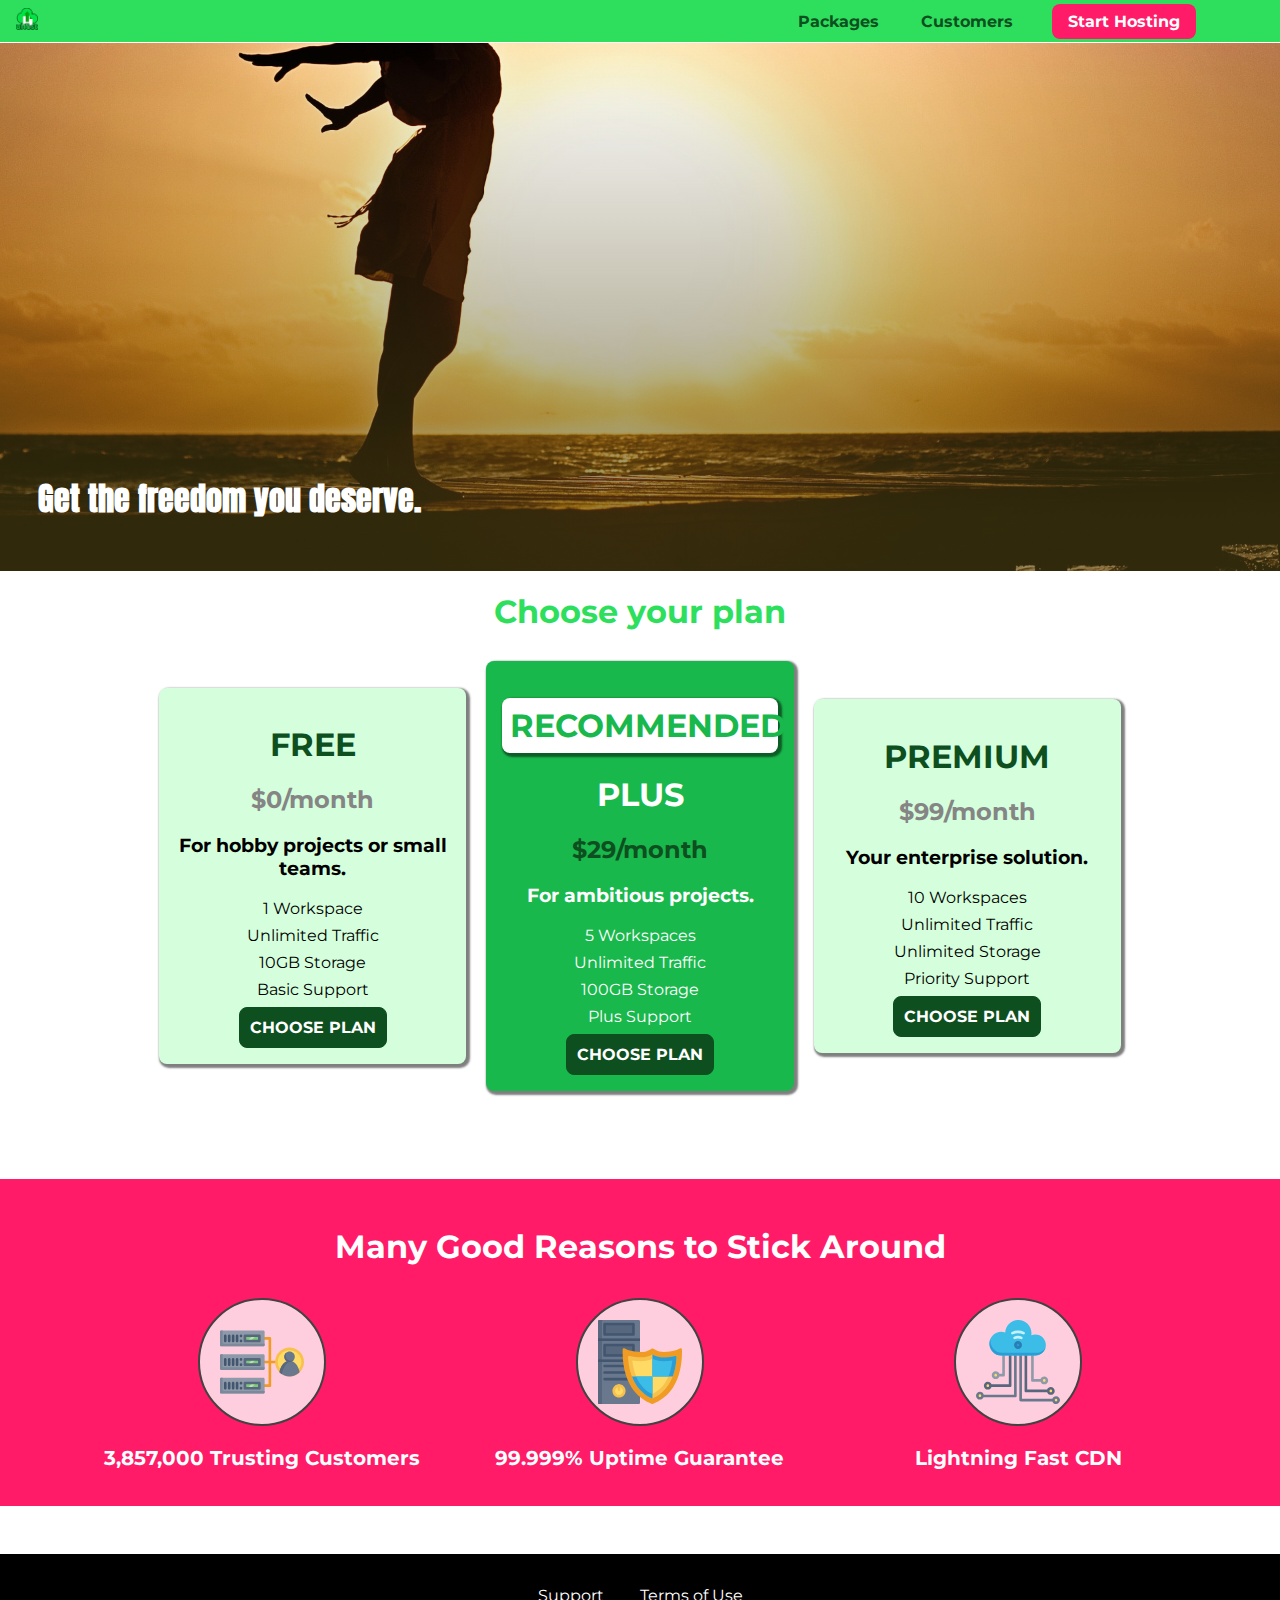
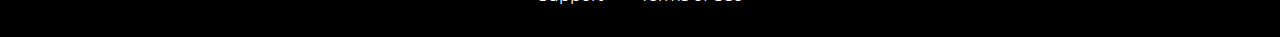
<file: index.html>
<!DOCTYPE html>
<html lang="en">

<head>
    <meta charset="UTF-8">
    <meta http-equiv="X-UA-Compatible" content="ie=edge">
    <title>uHost</title>
    <link rel="shortcut icon" href="favicon.png">
    <link rel="preconnect" href="https://fonts.googleapis.com">
    <link rel="preconnect" href="https://fonts.gstatic.com" crossorigin>
    <link href="https://fonts.googleapis.com/css2?family=Anton&display=swap" rel="stylesheet">
    <link href="https://fonts.googleapis.com/css2?family=Montserrat:400,700" rel="stylesheet">
    <link rel="stylesheet" href="shared.css">
    <link rel="stylesheet" href="main.css">
</head>

<body>
    <header class="main-header">
        <div>
            <a href="index.html" class="main-header__brand">
                <img src="images/uhost-icon.png" alt="uHost - Your favorate hosting company">
            </a>
        </div><nav class="main-nav">
            <ul class="main-nav__items">
                <li class="main-nav__item">
                    <a href="packages/index.html">Packages</a>
                </li>
                <li class="main-nav__item">
                    <a href="customers/index.html">Customers</a>
                </li>
                <li class="main-nav__item main-nav__item--cta">
                    <a href="start-hosting/index.html">Start Hosting</a>
                </li>
            </ul>
        </nav>
    </header>
    <main>
        <section id="product-overview">
            <h1>Get the freedom you deserve.</h1>
        </section>
        <section id="plans">
            <h1 class="section-title">Choose your plan</h1>
            <div class="plan__list">
                <article class="plan">
                    <h1 class="plan__title">FREE</h1>
                    <h2 class="plan__price">$0/month</h2>
                    <h3>For hobby projects or small teams.</h3>
                    <ul class="plan__features">
                        <li>1 Workspace</li>
                        <li>Unlimited Traffic</li>
                        <li>10GB Storage</li>
                        <li>Basic Support</li>
                    </ul>
                    <div>
                        <button class="button">CHOOSE PLAN</button>
                    </div>
                </article>
                <article class="plan plan--highlighted">
                    <h1 class="plan__annotation">RECOMMENDED</h1>
                    <h1 class="plan__title">PLUS</h1>
                    <h2 class="plan__price">$29/month</h2>
                    <h3>For ambitious projects.</h3>
                    <ul class="plan__features">
                        <li>5 Workspaces</li>
                        <li>Unlimited Traffic</li>
                        <li>100GB Storage</li>
                        <li>Plus Support</li>
                    </ul>
                    <div>
                        <button class="button">CHOOSE PLAN</button>
                    </div>
                </article>
                <article class="plan">
                    <h1 class="plan__title">PREMIUM</h1>
                    <h2 class="plan__price">$99/month</h2>
                    <h3>Your enterprise solution.</h3>
                    <ul class="plan__features">
                        <li>10 Workspaces</li>
                        <li>Unlimited Traffic</li>
                        <li>Unlimited Storage</li>
                        <li>Priority Support</li>
                    </ul>
                    <div>
                        <button class="button">CHOOSE PLAN</button>
                    </div>
                </article>
            </div>
        </section>
        <section id="key-features">
            <h1 class="section-title">Many Good Reasons to Stick Around</h1>
            <ul class="key-feature__list">
                <li class="key-feature">
                    <div class="key-feature__image">
                        <svg viewBox="0 0 512 512">
                            <path style="fill:#F09B24;" d="M344,248h-32V112c0-4.418-3.582-8-8-8h-40c-4.418,0-8,3.582-8,8s3.582,8,8,8h32v128h-32  c-4.418,0-8,3.582-8,8s3.582,8,8,8h32v128h-32c-4.418,0-8,3.582-8,8s3.582,8,8,8h40c4.418,0,8-3.582,8-8V264h32c4.418,0,8-3.582,8-8  S348.418,248,344,248z"
                            />
                            <path style="fill:#8E9AA9;" d="M264,64H8c-4.418,0-8,3.582-8,8v80c0,4.418,3.582,8,8,8h256c4.418,0,8-3.582,8-8V72  C272,67.582,268.418,64,264,64z"
                            />
                            <path style="fill:#7C899B;" d="M24,144c-4.418,0-8-3.582-8-8V64H8c-4.418,0-8,3.582-8,8v80c0,4.418,3.582,8,8,8h256  c4.418,0,8-3.582,8-8v-8H24z"
                            />
                            <rect x="152" y="96" style="fill:#B8E3A8;" width="88" height="32" />
                            <g>
                                <polygon style="fill:#7EC97D;" points="152,96 152,128 166,128 198,96  " />
                                <polygon style="fill:#7EC97D;" points="220,96 188,128 240,128 240,96  " />
                            </g>
                            <path style="fill:#56677E;" d="M240,136h-88c-4.418,0-8-3.582-8-8V96c0-4.418,3.582-8,8-8h88c4.418,0,8,3.582,8,8v32  C248,132.418,244.418,136,240,136z M160,120h72v-16h-72V120z"
                            />
                            <g>
                                <path style="fill:#435670;" d="M32,136c-4.418,0-8-3.582-8-8V96c0-4.418,3.582-8,8-8s8,3.582,8,8v32C40,132.418,36.418,136,32,136z   "
                                />
                                <path style="fill:#435670;" d="M56,136c-4.418,0-8-3.582-8-8V96c0-4.418,3.582-8,8-8s8,3.582,8,8v32C64,132.418,60.418,136,56,136z   "
                                />
                                <path style="fill:#435670;" d="M80,136c-4.418,0-8-3.582-8-8V96c0-4.418,3.582-8,8-8s8,3.582,8,8v32C88,132.418,84.418,136,80,136z   "
                                />
                                <path style="fill:#435670;" d="M104,136c-4.418,0-8-3.582-8-8V96c0-4.418,3.582-8,8-8s8,3.582,8,8v32   C112,132.418,108.418,136,104,136z"
                                />
                                <path style="fill:#435670;" d="M128,105c-4.418,0-8-3.582-8-8v-1c0-4.418,3.582-8,8-8s8,3.582,8,8v1   C136,101.418,132.418,105,128,105z"
                                />
                                <path style="fill:#435670;" d="M128,136c-4.418,0-8-3.582-8-8v-1c0-4.418,3.582-8,8-8s8,3.582,8,8v1   C136,132.418,132.418,136,128,136z"
                                />
                            </g>
                            <path style="fill:#8E9AA9;" d="M264,208H8c-4.418,0-8,3.582-8,8v80c0,4.418,3.582,8,8,8h256c4.418,0,8-3.582,8-8v-80  C272,211.582,268.418,208,264,208z"
                            />
                            <path style="fill:#7C899B;" d="M24,288c-4.418,0-8-3.582-8-8v-72H8c-4.418,0-8,3.582-8,8v80c0,4.418,3.582,8,8,8h256  c4.418,0,8-3.582,8-8v-8H24z"
                            />
                            <rect x="152" y="240" style="fill:#B8E3A8;" width="88" height="32" />
                            <g>
                                <polygon style="fill:#7EC97D;" points="152,240 152,272 166,272 198,240  " />
                                <polygon style="fill:#7EC97D;" points="220,240 188,272 240,272 240,240  " />
                            </g>
                            <path style="fill:#56677E;" d="M240,280h-88c-4.418,0-8-3.582-8-8v-32c0-4.418,3.582-8,8-8h88c4.418,0,8,3.582,8,8v32  C248,276.418,244.418,280,240,280z M160,264h72v-16h-72V264z"
                            />
                            <g>
                                <path style="fill:#435670;" d="M32,280c-4.418,0-8-3.582-8-8v-32c0-4.418,3.582-8,8-8s8,3.582,8,8v32C40,276.418,36.418,280,32,280   z"
                                />
                                <path style="fill:#435670;" d="M56,280c-4.418,0-8-3.582-8-8v-32c0-4.418,3.582-8,8-8s8,3.582,8,8v32C64,276.418,60.418,280,56,280   z"
                                />
                                <path style="fill:#435670;" d="M80,280c-4.418,0-8-3.582-8-8v-32c0-4.418,3.582-8,8-8s8,3.582,8,8v32C88,276.418,84.418,280,80,280   z"
                                />
                                <path style="fill:#435670;" d="M104,280c-4.418,0-8-3.582-8-8v-32c0-4.418,3.582-8,8-8s8,3.582,8,8v32   C112,276.418,108.418,280,104,280z"
                                />
                                <path style="fill:#435670;" d="M128,249c-4.418,0-8-3.582-8-8v-1c0-4.418,3.582-8,8-8s8,3.582,8,8v1   C136,245.418,132.418,249,128,249z"
                                />
                                <path style="fill:#435670;" d="M128,280c-4.418,0-8-3.582-8-8v-1c0-4.418,3.582-8,8-8s8,3.582,8,8v1   C136,276.418,132.418,280,128,280z"
                                />
                            </g>
                            <path style="fill:#8E9AA9;" d="M264,352H8c-4.418,0-8,3.582-8,8v80c0,4.418,3.582,8,8,8h256c4.418,0,8-3.582,8-8v-80  C272,355.582,268.418,352,264,352z"
                            />
                            <path style="fill:#7C899B;" d="M24,432c-4.418,0-8-3.582-8-8v-72H8c-4.418,0-8,3.582-8,8v80c0,4.418,3.582,8,8,8h256  c4.418,0,8-3.582,8-8v-8H24z"
                            />
                            <rect x="152" y="384" style="fill:#B8E3A8;" width="88" height="32" />
                            <g>
                                <polygon style="fill:#7EC97D;" points="152,384 152,416 166,416 198,384  " />
                                <polygon style="fill:#7EC97D;" points="220,384 188,416 240,416 240,384  " />
                            </g>
                            <path style="fill:#56677E;" d="M240,424h-88c-4.418,0-8-3.582-8-8v-32c0-4.418,3.582-8,8-8h88c4.418,0,8,3.582,8,8v32  C248,420.418,244.418,424,240,424z M160,408h72v-16h-72V408z"
                            />
                            <g>
                                <path style="fill:#435670;" d="M32,424c-4.418,0-8-3.582-8-8v-32c0-4.418,3.582-8,8-8s8,3.582,8,8v32C40,420.418,36.418,424,32,424   z"
                                />
                                <path style="fill:#435670;" d="M56,424c-4.418,0-8-3.582-8-8v-32c0-4.418,3.582-8,8-8s8,3.582,8,8v32C64,420.418,60.418,424,56,424   z"
                                />
                                <path style="fill:#435670;" d="M80,424c-4.418,0-8-3.582-8-8v-32c0-4.418,3.582-8,8-8s8,3.582,8,8v32C88,420.418,84.418,424,80,424   z"
                                />
                                <path style="fill:#435670;" d="M104,424c-4.418,0-8-3.582-8-8v-32c0-4.418,3.582-8,8-8s8,3.582,8,8v32   C112,420.418,108.418,424,104,424z"
                                />
                                <path style="fill:#435670;" d="M128,393c-4.418,0-8-3.582-8-8v-1c0-4.418,3.582-8,8-8s8,3.582,8,8v1   C136,389.418,132.418,393,128,393z"
                                />
                                <path style="fill:#435670;" d="M128,424c-4.418,0-8-3.582-8-8v-1c0-4.418,3.582-8,8-8s8,3.582,8,8v1   C136,420.418,132.418,424,128,424z"
                                />
                            </g>
                            <path style="fill:#F7C14D;" d="M424,168c-48.523,0-88,39.477-88,88s39.477,88,88,88s88-39.477,88-88S472.523,168,424,168z" />
                            <path style="fill:#FFDB66;" d="M424,184c-39.701,0-72,32.299-72,72s32.299,72,72,72s72-32.299,72-72S463.701,184,424,184z" />
                            <path style="fill:#69788D;" d="M484.893,314.16C476.393,274.588,451.922,248,424,248s-52.393,26.588-60.893,66.16  c-0.605,2.82,0.354,5.749,2.511,7.664C381.731,336.124,402.465,344,424,344s42.269-7.876,58.381-22.176  C484.539,319.909,485.498,316.98,484.893,314.16z"
                            />
                            <path style="fill:#56677E;" d="M434.053,249.171C430.768,248.403,427.411,248,424,248c-27.922,0-52.393,26.588-60.893,66.16  c-0.605,2.82,0.354,5.749,2.511,7.664c3.383,3.002,6.979,5.703,10.734,8.125C384.904,286.243,407.373,255.378,434.053,249.171z"
                            />
                            <path style="fill:#69788D;" d="M424,192c-17.645,0-32,14.355-32,32s14.355,32,32,32s32-14.355,32-32S441.645,192,424,192z" />
                            <path style="fill:#56677E;" d="M432,248c-17.645,0-32-14.355-32-32c0-6.783,2.128-13.076,5.742-18.258  C397.444,203.53,392,213.138,392,224c0,17.645,14.355,32,32,32c10.862,0,20.471-5.444,26.258-13.742  C445.076,245.872,438.783,248,432,248z"
                            />

                        </svg>
                    </div>
                    <p class="key-feature__description">3,857,000 Trusting Customers</p>
                </li>
                <li class="key-feature">
                    <div class="key-feature__image">
                        <svg viewBox="0 0 512 512">
                            <path style="fill:#69788D;" d="M248,0H8C3.582,0,0,3.582,0,8v496c0,4.418,3.582,8,8,8h240c4.418,0,8-3.582,8-8V8  C256,3.582,252.418,0,248,0z"
                            />
                            <path style="fill:#56677E;" d="M24,504V8c0-4.418,3.582-8,8-8H8C3.582,0,0,3.582,0,8v496c0,4.418,3.582,8,8,8h24  C27.582,512,24,508.418,24,504z"
                            />
                            <g>
                                <rect x="0" y="112" style="fill:#435670;" width="256" height="16" />
                                <rect x="0" y="240" style="fill:#435670;" width="256" height="16" />
                            </g>
                            <path style="fill:#F7C14D;" d="M128,392c-22.056,0-40,17.944-40,40s17.944,40,40,40s40-17.944,40-40S150.056,392,128,392z" />
                            <path style="fill:#FFDB66;" d="M128,408c-13.233,0-24,10.767-24,24s10.767,24,24,24s24-10.767,24-24S141.233,408,128,408z" />
                            <path style="fill:#F7C14D;" d="M128,392c-2.739,0-5.414,0.278-8,0.805V424c0,4.418,3.582,8,8,8c4.418,0,8-3.582,8-8v-31.195  C133.414,392.278,130.739,392,128,392z"
                            />
                            <g>
                                <path style="fill:#435670;" d="M216,288H40c-4.418,0-8-3.582-8-8s3.582-8,8-8h176c4.418,0,8,3.582,8,8S220.418,288,216,288z"
                                />
                                <path style="fill:#435670;" d="M216,328H40c-4.418,0-8-3.582-8-8s3.582-8,8-8h176c4.418,0,8,3.582,8,8S220.418,328,216,328z"
                                />
                                <path style="fill:#435670;" d="M216,368H40c-4.418,0-8-3.582-8-8s3.582-8,8-8h176c4.418,0,8,3.582,8,8S220.418,368,216,368z"
                                />
                                <path style="fill:#435670;" d="M216,16H40c-4.418,0-8,3.582-8,8v64c0,4.418,3.582,8,8,8h176c4.418,0,8-3.582,8-8V24   C224,19.582,220.418,16,216,16z"
                                />
                            </g>
                            <rect x="48" y="32" style="fill:#56677E;" width="160" height="48" />
                            <path style="fill:#435670;" d="M216,144H40c-4.418,0-8,3.582-8,8v64c0,4.418,3.582,8,8,8h176c4.418,0,8-3.582,8-8v-64  C224,147.582,220.418,144,216,144z"
                            />
                            <rect x="48" y="160" style="fill:#56677E;" width="160" height="48" />
                            <path style="fill:#F09B24;" d="M511.747,180.237c-0.194-6.537-8.107-10.107-13.135-5.894c-5.6,4.693-42.904,21.282-98.514,21.282  c-33.45,0-64.625-20.999-64.929-21.206c-2.9-1.991-6.764-1.85-9.512,0.346c-2.677,2.135-27.201,20.86-63.793,20.86  c-55.607,0-92.914-16.589-98.515-21.282c-5.028-4.211-12.941-0.645-13.135,5.894c-1.634,54.834,4.655,105.941,18.693,151.903  c12.096,39.604,29.759,74.047,52.497,102.373c27.538,34.304,62.743,59.882,104.66,76.045c3.069,1.918,6.757,1.921,9.83,0  c41.917-16.163,77.122-41.741,104.66-76.045c22.738-28.326,40.401-62.77,52.497-102.373  C507.092,286.179,513.381,235.071,511.747,180.237z"
                            />
                            <path style="fill:#F7C14D;" d="M476.21,221.226c-1.953-1.631-4.568-2.235-7.036-1.628c-21.686,5.327-44.926,8.028-69.075,8.028  c-25.926,0-49.633-8.975-64.955-16.504c-2.307-1.134-5.016-1.091-7.284,0.116c-14.059,7.477-36.919,16.388-65.994,16.388  c-24.153,0-47.394-2.701-69.075-8.028c-5.155-1.268-10.221,2.966-9.894,8.261c2.077,33.693,7.668,65.635,16.616,94.935  c22.774,74.565,66.139,126.334,128.888,153.868c2.032,0.891,4.397,0.891,6.43,0c61.777-27.107,104.716-78.876,127.62-153.868  c8.948-29.3,14.539-61.241,16.616-94.935C479.224,225.319,478.163,222.856,476.21,221.226z"
                            />
                            <path style="fill:#FFDB66;" d="M331.609,451.727c-52.604-25.289-89.304-70.987-109.144-135.944  c-6.532-21.39-11.162-44.336-13.82-68.447c17.133,2.852,34.952,4.291,53.22,4.291c29.394,0,53.376-7.793,69.978-15.561  c17.44,7.736,41.656,15.561,68.256,15.561c18.267,0,36.085-1.439,53.219-4.291c-2.659,24.112-7.288,47.06-13.82,68.448  C419.545,381.108,383.27,426.805,331.609,451.727z"
                            />
                            <g>
                                <path style="fill:#2C9DD4;" d="M479.066,227.858c0.157-2.539-0.903-5.002-2.856-6.633s-4.568-2.235-7.036-1.628   c-21.686,5.327-44.926,8.028-69.075,8.028c-25.926,0-49.633-8.975-64.955-16.504c-1.057-0.52-2.2-0.78-3.345-0.806l-0.072,133.351   h123.601c2.556-6.746,4.933-13.702,7.123-20.874C471.398,293.493,476.989,261.552,479.066,227.858z"
                                />
                                <path style="fill:#2C9DD4;" d="M206.658,343.667c24.153,63.42,65.028,108.108,121.743,132.995c1.031,0.452,2.147,0.673,3.263,0.666   l0.063-133.661H206.658z"
                                />
                            </g>
                            <g>
                                <path style="fill:#3CBDE8;" d="M439.497,315.783c6.532-21.389,11.161-44.336,13.82-68.448c-17.134,2.852-34.952,4.291-53.219,4.291   c-26.6,0-50.815-7.824-68.256-15.561l-0.116,107.601h97.758C433.179,334.807,436.524,325.518,439.497,315.783z"
                                />
                                <path style="fill:#3CBDE8;" d="M232.523,343.667c21.144,50.298,54.363,86.56,99.087,108.06l0.117-108.06H232.523z" />
                            </g>
                        </svg>
                    </div>
                    <p class="key-feature__description">99.999% Uptime Guarantee</p>
                </li>
                <li class="key-feature">
                    <div class="key-feature__image">
                        <svg viewBox="0 0 512 512">
                            <path style="fill:#8E9AA9;" d="M168,200c-4.418,0-8,3.582-8,8v120h-17.376c-3.302-9.311-12.194-16-22.624-16  c-13.234,0-24,10.767-24,24s10.766,24,24,24c10.429,0,19.321-6.689,22.624-16H168c4.418,0,8-3.582,8-8V208  C176,203.582,172.418,200,168,200z"
                            />
                            <path style="fill:#FFDB66;" d="M120,328c-4.411,0-8,3.589-8,8s3.589,8,8,8s8-3.589,8-8S124.411,328,120,328z" />
                            <path style="fill:#56677E;" d="M208,200c-4.418,0-8,3.582-8,8v184H94.624C91.322,382.689,82.43,376,72,376  c-13.234,0-24,10.767-24,24s10.766,24,24,24c10.429,0,19.321-6.689,22.624-16H208c4.418,0,8-3.582,8-8V208  C216,203.582,212.418,200,208,200z"
                            />
                            <path style="fill:#FFDB66;" d="M72,392c-4.411,0-8,3.589-8,8s3.589,8,8,8s8-3.589,8-8S76.411,392,72,392z" />
                            <path style="fill:#69788D;" d="M240,208c-4.418,0-8,3.582-8,8v239H47.24c-2.671-10.34-12.078-18-23.24-18c-13.234,0-24,10.767-24,24  s10.766,24,24,24c9.666,0,18.009-5.747,21.809-14H240c4.418,0,8-3.582,8-8V216C248,211.582,244.418,208,240,208z"
                            />
                            <path style="fill:#FFDB66;" d="M24,453c-4.411,0-8,3.589-8,8s3.589,8,8,8s8-3.589,8-8S28.411,453,24,453z" />
                            <path style="fill:#69788D;" d="M488,464c-10.429,0-19.321,6.689-22.624,16H280V208c0-4.418-3.582-8-8-8s-8,3.582-8,8v280  c0,4.418,3.582,8,8,8h193.376c3.302,9.311,12.194,16,22.624,16c13.234,0,24-10.767,24-24S501.234,464,488,464z"
                            />
                            <path style="fill:#FFDB66;" d="M488,480c-4.411,0-8,3.589-8,8s3.589,8,8,8s8-3.589,8-8S492.411,480,488,480z" />
                            <path style="fill:#56677E;" d="M456,408c-10.429,0-19.321,6.689-22.624,16H312V208c0-4.418-3.582-8-8-8s-8,3.582-8,8v224  c0,4.418,3.582,8,8,8h129.376c3.302,9.311,12.194,16,22.624,16c13.234,0,24-10.767,24-24S469.234,408,456,408z"
                            />
                            <path style="fill:#FFDB66;" d="M456,424c-4.411,0-8,3.589-8,8s3.589,8,8,8s8-3.589,8-8S460.411,424,456,424z" />
                            <path style="fill:#8E9AA9;" d="M416,344c-10.429,0-19.321,6.689-22.624,16H352V208c0-4.418-3.582-8-8-8s-8,3.582-8,8v160  c0,4.418,3.582,8,8,8h49.376c3.302,9.311,12.194,16,22.624,16c13.234,0,24-10.767,24-24S429.234,344,416,344z"
                            />
                            <path style="fill:#FFDB66;" d="M416,360c-4.411,0-8,3.589-8,8s3.589,8,8,8s8-3.589,8-8S420.411,360,416,360z" />
                            <path style="fill:#3CBDE8;" d="M362,88c-8.741,0-17.231,1.751-25.06,5.085C337.646,88.797,338,84.43,338,80  c0-44.112-35.888-80-80-80c-42.823,0-77.895,33.816-79.909,76.149C170.393,73.415,162.244,72,154,72c-39.701,0-72,32.299-72,72  s32.299,72,72,72h208c35.29,0,64-28.71,64-64S397.29,88,362,88z"
                            />
                            <path style="fill:#2C9DD4;" d="M368,200H160c-39.701,0-72-32.299-72-72c0-5.863,0.721-11.559,2.05-17.019  C84.918,120.88,82,132.102,82,144c0,39.701,32.299,72,72,72h208c30.389,0,55.88-21.296,62.379-49.743  C413.565,186.327,392.352,200,368,200z"
                            />
                            <path style="fill:#2A7DB5;" d="M256,128c-13.234,0-24,10.767-24,24s10.766,24,24,24c13.233,0,24-10.767,24-24S269.233,128,256,128z"
                            />
                            <path style="fill:#2C9DD4;" d="M256,144c-4.411,0-8,3.589-8,8s3.589,8,8,8c4.411,0,8-3.589,8-8S260.411,144,256,144z" />
                            <g>
                                <path style="fill:#C5F1FA;" d="M221.755,87.695c-2.994,0-5.864-1.688-7.233-4.572c-1.894-3.991-0.194-8.763,3.798-10.657   C230.157,66.849,242.834,64,256,64c13.166,0,25.844,2.849,37.68,8.466c3.992,1.895,5.692,6.666,3.798,10.657   s-6.666,5.692-10.657,3.798C277.144,82.328,266.774,80,256,80c-10.774,0-21.144,2.328-30.821,6.921   C224.072,87.446,222.904,87.695,221.755,87.695z"
                                />
                                <path style="fill:#C5F1FA;" d="M276.545,116.618c-1.148,0-2.316-0.249-3.424-0.774C267.745,113.293,261.985,112,256,112   c-5.985,0-11.745,1.293-17.121,3.844c-3.991,1.895-8.763,0.192-10.657-3.798c-1.894-3.992-0.193-8.764,3.798-10.657   C239.557,97.813,247.625,96,256,96c8.376,0,16.444,1.813,23.98,5.389c3.991,1.894,5.692,6.665,3.798,10.657   C282.41,114.93,279.539,116.618,276.545,116.618z"
                                />
                            </g>

                        </svg>
                    </div>
                    <p class="key-feature__description">Lightning Fast CDN</p>
                </li>
            </ul>
        </section>
    </main>
    <footer class="main-footer">
        <nav>
            <ul class="main-footer__links">
                <li class="main-footer__link">
                    <a href="#">Support</a>
                </li>
                <li class="main-footer__link">
                    <a href="#">Terms of Use</a>
                </li>
            </ul>
        </nav>
    </footer>
</body>

</html>
</file>
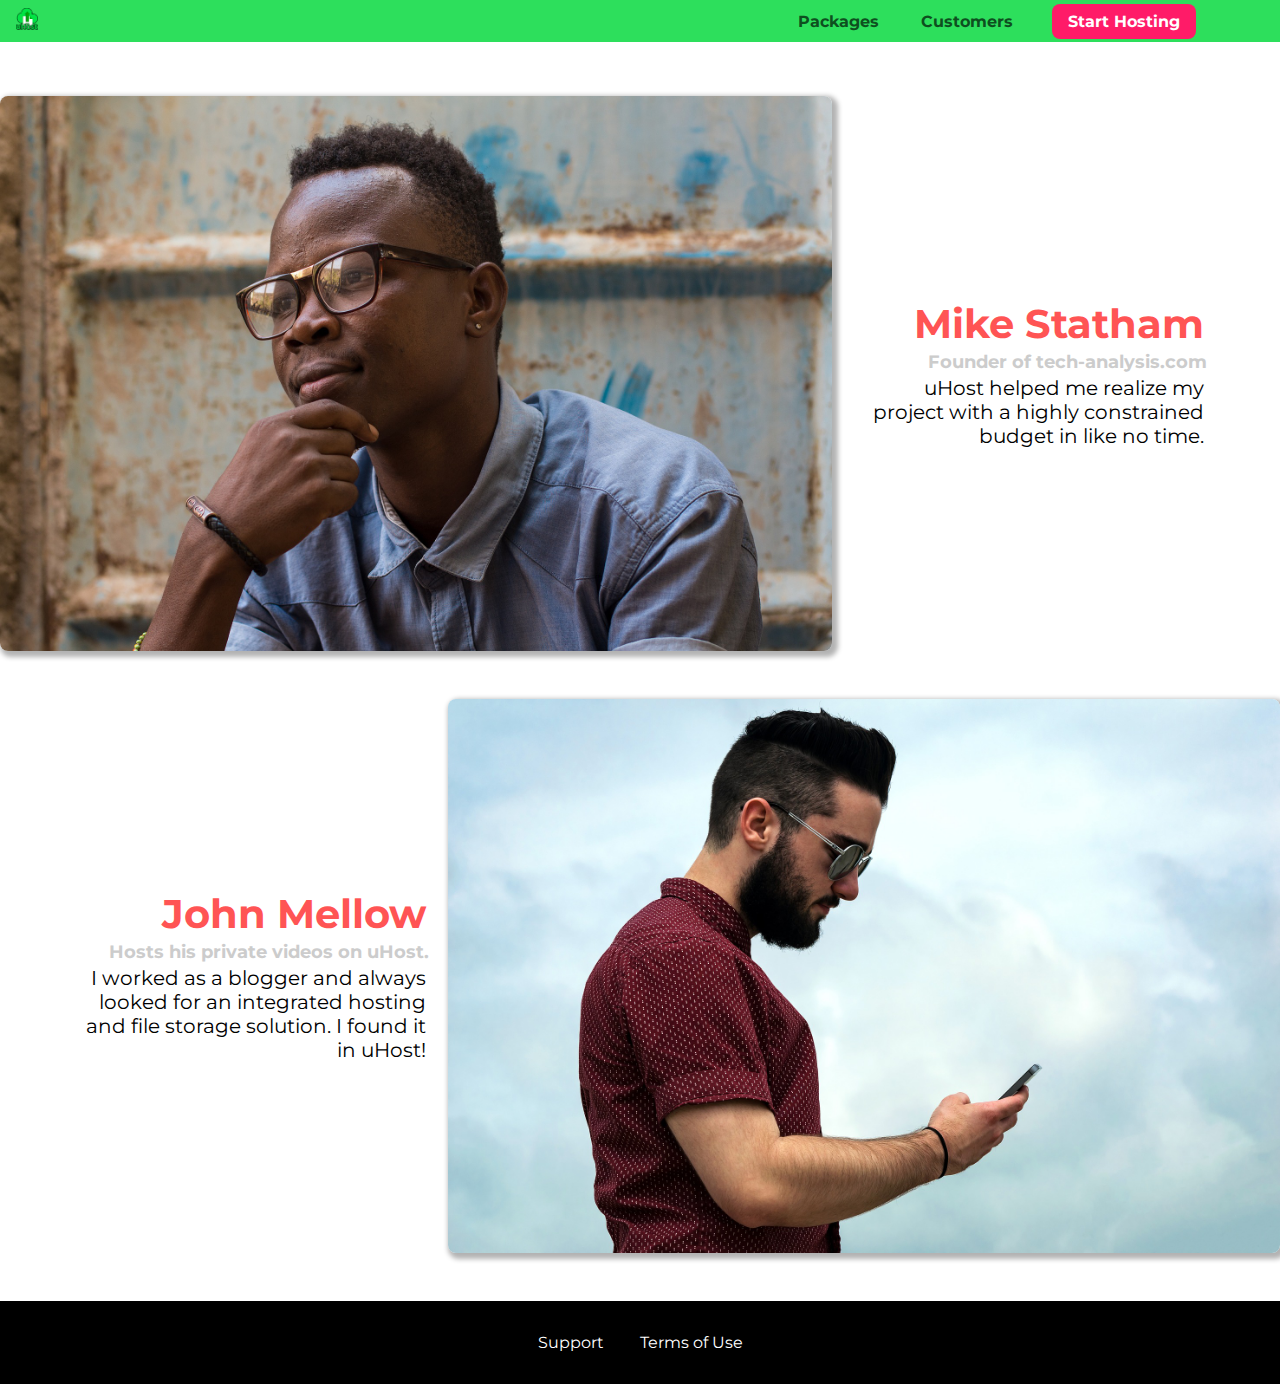
<file: customers/index.html>
<!DOCTYPE html>
<html lang="en">

<head>
    <meta charset="UTF-8">
    <meta http-equiv="X-UA-Compatible" content="ie=edge">
    <title>uHost</title>
    <link rel="shortcut icon" href="favicon.png">
    <link rel="preconnect" href="https://fonts.googleapis.com">
    <link rel="preconnect" href="https://fonts.gstatic.com" crossorigin>
    <link href="https://fonts.googleapis.com/css2?family=Anton&display=swap" rel="stylesheet">
    <link href="https://fonts.googleapis.com/css2?family=Montserrat:400,700" rel="stylesheet">
    <link rel="stylesheet" href="../shared.css">
    <link rel="stylesheet" href="customers.css">
</head>

<body>
    <div class="background"></div>
    <header class="main-header">
        <div>
            <a href="../index.html" class="main-header__brand">
                <img src="../images/uhost-icon.png" alt="uHost - Your favorate hosting company">
            </a>
        </div><nav class="main-nav">
            <ul class="main-nav__items">
                <li class="main-nav__item">
                    <a href="../packages/index.html">Packages</a>
                </li>
                <li class="main-nav__item">
                    <a href="index.html">Customers</a>
                </li>
                <li class="main-nav__item main-nav__item--cta">
                    <a href="../start-hosting/index.html">Start Hosting</a>
                </li>
            </ul>
        </nav>
    </header>
    <main>
        <div>
            <div class="testimonial" id="customer-1">
                <div class="testimonial__image-container">
                    <img src="../images/customer-1.jpg" alt="Mike Statham - Customer" class="testimonial__image">
                </div>
                <div class="testimonial__info">
                    <h1 class="testimonial__name">Mike Statham</h1>
                    <h2 class="testimonial__subtitle">Founder of
                        <a href="tech-analysis.com">tech-analysis.com</a>
                    </h2>
                    <p class="testimonial__text">uHost helped me realize my project with a highly constrained budget in like no time.</p>
                </div>
            </div>
            <div class="testimonial" id="customer-2">

                <div class="testimonial__info">
                    <h1 class="testimonial__name">John Mellow</h1>
                    <h2 class="testimonial__subtitle">Hosts his private videos on uHost.
                    </h2>
                    <p class="testimonial__text">I worked as a blogger and always looked for an integrated hosting and file storage solution. I found
                        it in uHost!
                    </p>
                </div>
                <div class="testimonial__image-container">
                    <img src="../images/customer-2.jpg" alt="John Mellow - Customer" class="testimonial__image">
                </div>
            </div>
        </div>
    </main>

    <footer class="main-footer">
        <nav>
            <ul class="main-footer__links">
                <li class="main-footer__link">
                    <a href="#">Support</a>
                </li>
                <li class="main-footer__link">
                    <a href="#">Terms of Use</a>
                </li>
            </ul>
        </nav>
    </footer>
</body>

</html>
</file>
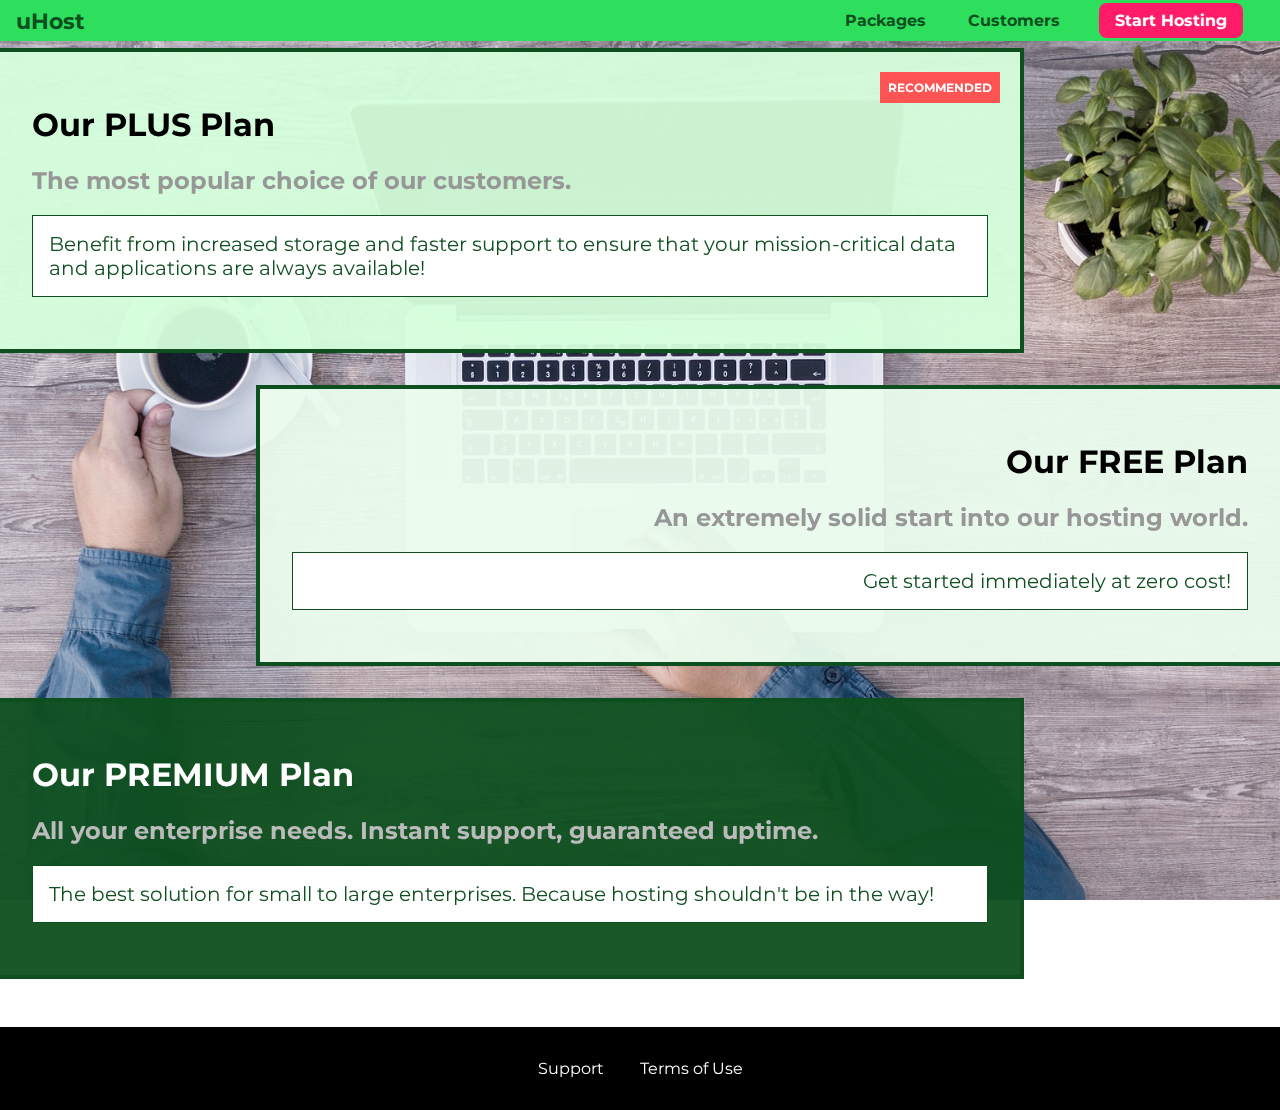
<file: packages/index.html>
<!DOCTYPE html>
<html lang="en">

<head>
    <meta charset="UTF-8">
    <meta http-equiv="X-UA-Compatible" content="ie=edge">
    <title>uHost</title>
    <link rel="shortcut icon" href="favicon.png">
    <link rel="preconnect" href="https://fonts.googleapis.com">
    <link rel="preconnect" href="https://fonts.gstatic.com" crossorigin>
    <link href="https://fonts.googleapis.com/css2?family=Anton&display=swap" rel="stylesheet">
    <link href="https://fonts.googleapis.com/css2?family=Montserrat:400,700" rel="stylesheet">
    <link rel="stylesheet" href="../shared.css">
    <link rel="stylesheet" href="packages.css">
</head>

<body>
    <div class="background"></div>
    <header class="main-header">
        <div>
            <a href="../index.html" class="main-header__brand">
                uHost
            </a>
        </div><nav class="main-nav">
            <ul class="main-nav__items">
                <li class="main-nav__item">
                    <a href="index.html">Packages</a>
                </li>
                <li class="main-nav__item">
                    <a href="../customers/index.html">Customers</a>
                </li>
                <li class="main-nav__item main-nav__item--cta">
                    <a href="../start-hosting/index.html">Start Hosting</a>
                </li>
            </ul>
        </nav>
    </header>
    <main>
        <section class="package" id="plus">
            <a href="#">
                <h1 class="package__title">Our PLUS Plan</h1>
                <h2 class="package__badge">RECOMMENDED</h2>
                <h2 class="package__subtitle">The most popular choice of our customers.</h2>
                <p class="package__info">Benefit from increased storage and faster support to ensure that your mission-critical data and applications
                    are always available!</p>
            </a>
        </section>
        <section class="package" id="free">
            <a href="#">
                <h1 class="package__title">Our FREE Plan</h1>
                <h2 class="package__subtitle">An extremely solid start into our hosting world.</h2>
                <p class="package__info">Get started immediately at zero cost!</p>
            </a>
        </section>
        <div class="clearfix"></div>
        <section class="package" id="premium">
            <a href="#">
                <h1 class="package__title">Our PREMIUM Plan</h1>
                <h2 class="package__subtitle">All your enterprise needs. Instant support, guaranteed uptime. </h2>
                <p class="package__info">The best solution for small to large enterprises. Because hosting shouldn't be in the way!</p>
            </a>
        </section>
    </main>
    <footer class="main-footer">
        <nav>
            <ul class="main-footer__links">
                <li class="main-footer__link">
                    <a href="#">Support</a>
                </li>
                <li class="main-footer__link">
                    <a href="#">Terms of Use</a>
                </li>
            </ul>
        </nav>
    </footer>
</body>

</html>
</file>
<file: shared.css>
*{
    box-sizing: border-box;
}

body{
    font-family: "Montserrat", sans-serif;
    margin: 0;
}

.main-header {
    width: 100%;
    position: fixed;
    top: 0;
    left: 0;
    background: #2ddf5c;
    padding: 8px 16px;
    z-index: 1;
}

.main-header > div{
    display: inline-block;
    vertical-align: middle;
}

.main-header__brand {
    color: #0e4f1f;
    text-decoration: none;
    font-weight: bold;
    font-size: 22px;
    height: 22px;
    /* width: 20px; */
    display: inline-block;
}

.main-header__brand img {
    height: 100%;
    /* width: 100%; */
}

.main-nav {
    display: inline-block;
    text-align: right;
    width: calc(100% - 74px);
    vertical-align: middle;
}

.main-nav__items {
    margin: 0;
    padding: 0;
    list-style: none;
}

.main-nav__item{
    display: inline-block;
    margin: 0 16px;
}

.main-nav__item a {
    text-decoration: none;
    color: #0e4f1f;
    font-weight: bold;
    padding: 3px;
}

/* .main-nav__item a::after {
    content: " (Link)";
    color: red;
} */

.main-nav__item a:hover, 
.main-nav__item a:active {
    color: white;
    border-bottom: 5px solid white;
}

/* .main-nav__item a:active{
    color: white;
} */

/* p::first-letter {
    color: red;
    font-size: 20px;
} */
.main-nav__item--cta a {
    color: white;
    background: #ff1b68;
    padding: 8px 16px;
    border-radius: 8px;
}

.main-nav__item--cta a:hover, 
.main-nav__item--cta a:active {
    color: #ff1b68;
    background: white;
    border: none;
}

.main-footer {
    background: black;
    padding: 32px;
    margin-top: 48px;
}

.main-footer__links{
    list-style: none;
    margin: 0;
    padding: 0;
    text-align: center;
}

.main-footer__link {
    display: inline-block;
    margin: 0 16px;
}

.main-footer__link a {
    color: white;
    text-decoration: none;
}

.main-footer__link a:hover,
.main-footer__link a:active {
    color: #ccc;
    cursor: pointer;
}


.button {
    background: #0e4f1f;
    color: white;
    font: inherit;
    border: 1.5px solid #0e4f1f;
    padding: 10px;
    border-radius: 8px;
    font-weight: bold;
    cursor: pointer;
}

.button:hover,
.button:active {
    background: white;
    color: #0e4f1f;
}

.button:focus {
    outline: none;
}
</file>
<file: main.css>
#product-overview{
    /* background: url("images/freedom.jpg") left 10% bottom 20%/cover no-repeat border-box; */
    background: linear-gradient(to top, rgba(80,68,18,0.6) 10%, transparent), url("images/freedom.jpg") left 10% bottom 20%/cover no-repeat border-box, #ff1b68;
    /* background-image: url("freedom.jpg");
    background-size: cover;
    background-position: left 10% bottom 20%; */
    /* background-repeat: no-repeat;
    background-origin: border-box;
    background-clip: border-box; */
    /* background-image: linear-gradient(180deg, red, blue, green, yellow, #fa923f); */
    /* background-image: linear-gradient(180deg, red, blue, rgba(0,0,0,0.5)); */
    /* background-image: linear-gradient(180deg, red 70%, blue, rgba(0,0,0,0.5)); */
    /* background-image: radial-gradient(circle at top left, red, blue, green); */
    /* background-image: radial-gradient(circle 20px at 20% 50%, red, blue, green); */
    /* background-image: radial-gradient(ellipse 20px 20px at 20% 50%, red, blue, green); */
    /* background-image: radial-gradient(ellipse farthest-side at 20% 50%, red 10%, blue 70%, green); */
    width: 100%;
    height: 528px;
    padding: 10px;
    margin-top: 43px;
    /* border: 5px dashed red; */
    position: relative;
}

.section-title{
    color: #2ddf5c;
    /* font-family: inherit; */
    text-align: center;
}

#product-overview h1{
    color: white;
    font-family: "Anton", sans-serif;
    position: absolute;
    bottom: 5%;
    left: 3%;
    /* width: 100%; */
}

/* #plans {
    justify-content: center;
    align-items: center;    
    flex-direction: column; 
    text-align: center;     
} */

.plan__list {
    width: 80%;
    margin: auto;
    text-align: center;
}

.plan {
    background: #d5ffdc;
    text-align: center;
    padding: 16px;
    margin: 8px;
    display: inline-block;
    width: 30%;
    vertical-align: middle;
    box-shadow: 2px 2px 2px 2px rgba(0, 0, 0, 0.5);
    border-radius: 8px;
}

.plan--highlighted {
    background: #19b84c;
    color: white;
    box-shadow: 2px 2px 2px 2px rgba(0, 0, 0, 0.5);
    border-radius: 8px;
}

.plan__annotation{
    background: white;
    color: #19b84c;
    padding: 8px;
    box-shadow: 2px 2px 2px 2px rgba(0, 0, 0, 0.5);
    border-radius: 8px;
}

.plan__title {
    color: #0e4f1f;
}

.plan__price {
    color: #858585;
}

.plan--highlighted .plan__title {
    color: white;
}

.plan--highlighted .plan__price{
    color: #0e4f1f;
}

.plan__features {
    list-style: none;
    margin: 0;
    padding: 0;
}

.plan__features li {
    margin: 8px 0;
}

#key-features {
    background: #ff1b68;
    margin-top: 80px;
    padding: 16px;
}

#key-features .section-title {
    color: white;
    margin: 32px;
}

.key-feature__list {
    list-style: none;
    margin: 0;
    padding: 0;
    text-align: center;
}

.key-feature {
    display: inline-block;
    width: 30%;
    vertical-align: top;
}

.key-feature__image {
    background: #ffcede;   
    width: 128px;
    height: 128px;
    border: 2px solid #424242;
    border-radius: 50%;
    margin: auto;
    padding: 20px;
}

.key-feature__description {
    text-align: center;
    font-weight: bold;
    color: white;
    font-size: 20px;
}


/* h1{
    font-family: sans-serif;
} */
</file>
<file: customers/customers.css>
.testimonial {
    font-size: 20px;
    margin: 48px 0;
    /* padding: 0 10px; */
}

.testimonial__list {
    width: 80%;
    margin: auto;
}

.testimonial:first-of-type {
    margin-top: 96px;
}

.testimonial__image-container {
    width: 65%;
    display: inline-block;
    vertical-align: middle;
    box-shadow: 3px 3px 5px 3px rgba(0, 0, 0, 0.3);
    border-radius: 8px;
    /* position: relative; */
}

.testimonial__image {
    width: 100%;
    vertical-align: top;
    border-radius: 8px;
}

.testimonial__info {
    text-align: right;
    padding: 14px;
    display: inline-block;
    vertical-align: middle;
    width: 30%;
}

#customer-2.testimonial {
    text-align: right;
}

#customer-2.testimonial__info {
    text-align: left;
}

.testimonial__name {
    margin: 3px;
    color: #ff5454;
}

.testimonial__subtitle {
    margin: 0;
    font-size: 18px;
    color: #ccc;
}

.testimonial__subtitle a {
    color: inherit;
    text-decoration: none;
}

.testimonial__subtitle a:hover,
.testimonial__subtitle a:active {
    color: #7a7a7a;
}

.testimonial__text {
    margin: 3px;
}
</file>
<file: packages/packages.css>
main {
    padding-top: 32px;
}

.background {
    background: url("../images/plans-background.jpg") center/cover;
    filter: grayscale(40%);
    width: 100%;
    height: 100%;
    position: fixed;
    z-index: -1;
}

.package {
    width: 80%;
    margin: 16px 0;
    border: 4px solid #0e4f1f;
    border-left: none;
    position: relative;
}

.package a {
    text-decoration: none;
    color: inherit;
    display: block;
    padding: 32px;
}

.package:hover,
.package:active {
    box-shadow: 2px 2px 4px rgba(0, 0, 0, 0.5);
    border-color: #ff5454;
    /* border-color: #ff5454 !important; */
}

.package__title {

}

.package__badge{
    position: absolute;
    top: 0;
    /* left: 400px; */
    right: 0;
    margin: 20px;
    font-size: 12px;
    color: white;
    background: #ff5454;
    padding: 8px;
}

.package__subtitle {
    color: #979797;
}

.package__info {
    padding: 16px;
    border: 1px solid #0e4f1f;
    font-size: 20px;
    color: #0e4f1f;
    background: white;
}

.clearfix {
    clear: both;
}

#plus{
    background: rgba(213, 255, 220, 0.95);
}
#free{
    background: rgba(234, 252, 237, 0.95);
    float: right;
    border-right: none;
    border-left: 4px solid #0e4f1f;
    text-align: right;
}
#free:hover,
#free:active {
    border-left-color: #ff5454;
}
#premium{
    background: rgba(14, 79, 31, 0.95);
}
#premium .package__title {
    color: white;
}
#premium .package__subtitle {
    color: #bbb;
}
</file>
